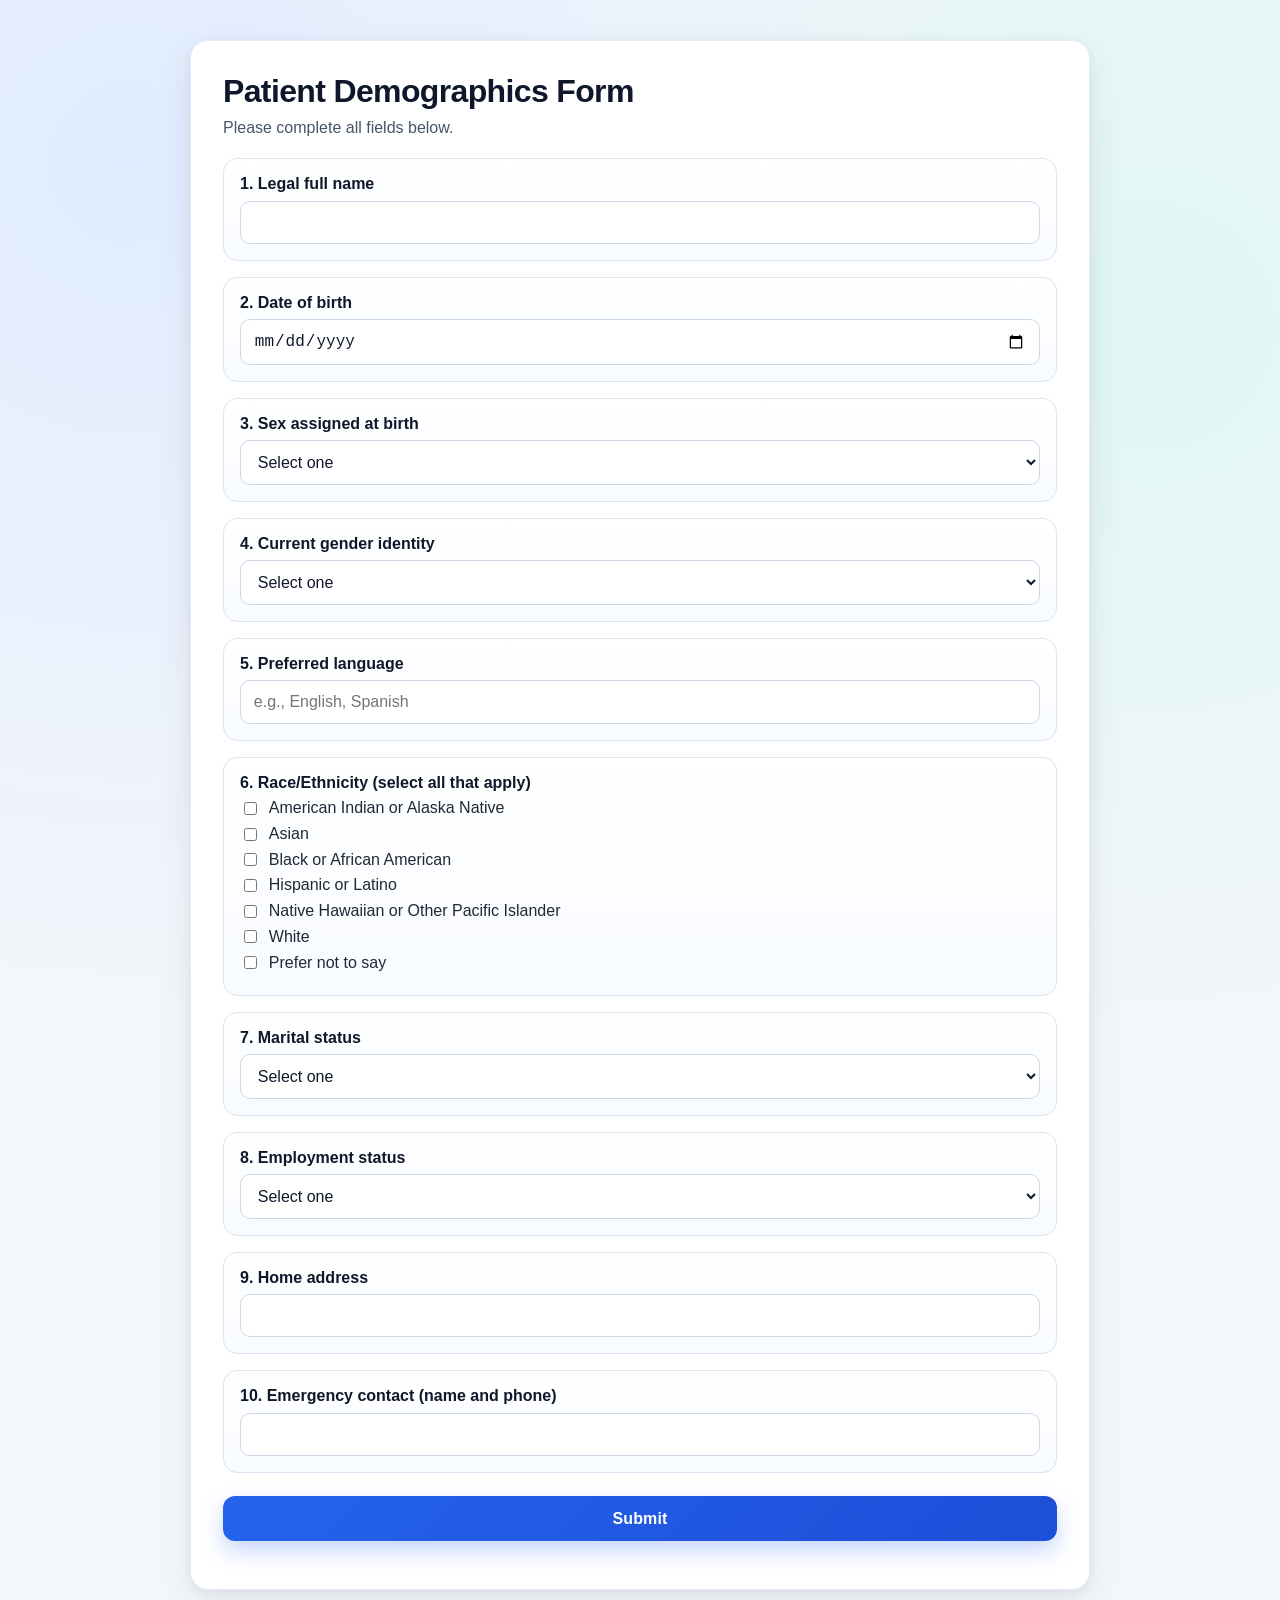
<file: survey-basic/index.html>
<!DOCTYPE html>
<html lang="en">
<head>
  <meta charset="UTF-8" />
  <meta name="viewport" content="width=device-width, initial-scale=1.0" />
  <title>Doctor Office Demographics Survey</title>
  <link rel="stylesheet" href="styles.css" />
</head>
<body>
  <main class="container">
    <h1>Patient Demographics Form</h1>
    <p class="subtitle">Please complete all fields below.</p>

    <form id="demographicsForm">
      <div class="question">
        <label for="fullName">1. Legal full name</label>
        <input id="fullName" name="fullName" type="text" required />
      </div>

      <div class="question">
        <label for="dob">2. Date of birth</label>
        <input id="dob" name="dob" type="date" required />
      </div>

      <div class="question">
        <label for="sexAtBirth">3. Sex assigned at birth</label>
        <select id="sexAtBirth" name="sexAtBirth" required>
          <option value="">Select one</option>
          <option>Female</option>
          <option>Male</option>
          <option>Intersex</option>
          <option>Prefer not to say</option>
        </select>
      </div>

      <div class="question">
        <label for="genderIdentity">4. Current gender identity</label>
        <select id="genderIdentity" name="genderIdentity" required>
          <option value="">Select one</option>
          <option>Woman</option>
          <option>Man</option>
          <option>Non-binary</option>
          <option>Another identity</option>
          <option>Prefer not to say</option>
        </select>
      </div>

      <div class="question">
        <label for="language">5. Preferred language</label>
        <input id="language" name="language" type="text" placeholder="e.g., English, Spanish" required />
      </div>

      <div class="question">
        <label>6. Race/Ethnicity (select all that apply)</label>
        <div class="checkbox-group">
          <label><input type="checkbox" name="race" value="American Indian or Alaska Native" /> American Indian or Alaska Native</label>
          <label><input type="checkbox" name="race" value="Asian" /> Asian</label>
          <label><input type="checkbox" name="race" value="Black or African American" /> Black or African American</label>
          <label><input type="checkbox" name="race" value="Hispanic or Latino" /> Hispanic or Latino</label>
          <label><input type="checkbox" name="race" value="Native Hawaiian or Other Pacific Islander" /> Native Hawaiian or Other Pacific Islander</label>
          <label><input type="checkbox" name="race" value="White" /> White</label>
          <label><input type="checkbox" name="race" value="Prefer not to say" /> Prefer not to say</label>
        </div>
      </div>

      <div class="question">
        <label for="maritalStatus">7. Marital status</label>
        <select id="maritalStatus" name="maritalStatus" required>
          <option value="">Select one</option>
          <option>Single</option>
          <option>Married</option>
          <option>Partnered</option>
          <option>Divorced</option>
          <option>Widowed</option>
          <option>Prefer not to say</option>
        </select>
      </div>

      <div class="question">
        <label for="employment">8. Employment status</label>
        <select id="employment" name="employment" required>
          <option value="">Select one</option>
          <option>Employed full-time</option>
          <option>Employed part-time</option>
          <option>Self-employed</option>
          <option>Student</option>
          <option>Unemployed</option>
          <option>Retired</option>
          <option>Unable to work</option>
        </select>
      </div>

      <div class="question">
        <label for="address">9. Home address</label>
        <input id="address" name="address" type="text" required />
      </div>

      <div class="question">
        <label for="emergencyContact">10. Emergency contact (name and phone)</label>
        <input id="emergencyContact" name="emergencyContact" type="text" required />
      </div>

      <button type="submit">Submit</button>
    </form>

    <p id="result" class="result" aria-live="polite"></p>
  </main>

  <script src="script.js"></script>
</body>
</html>
</file>
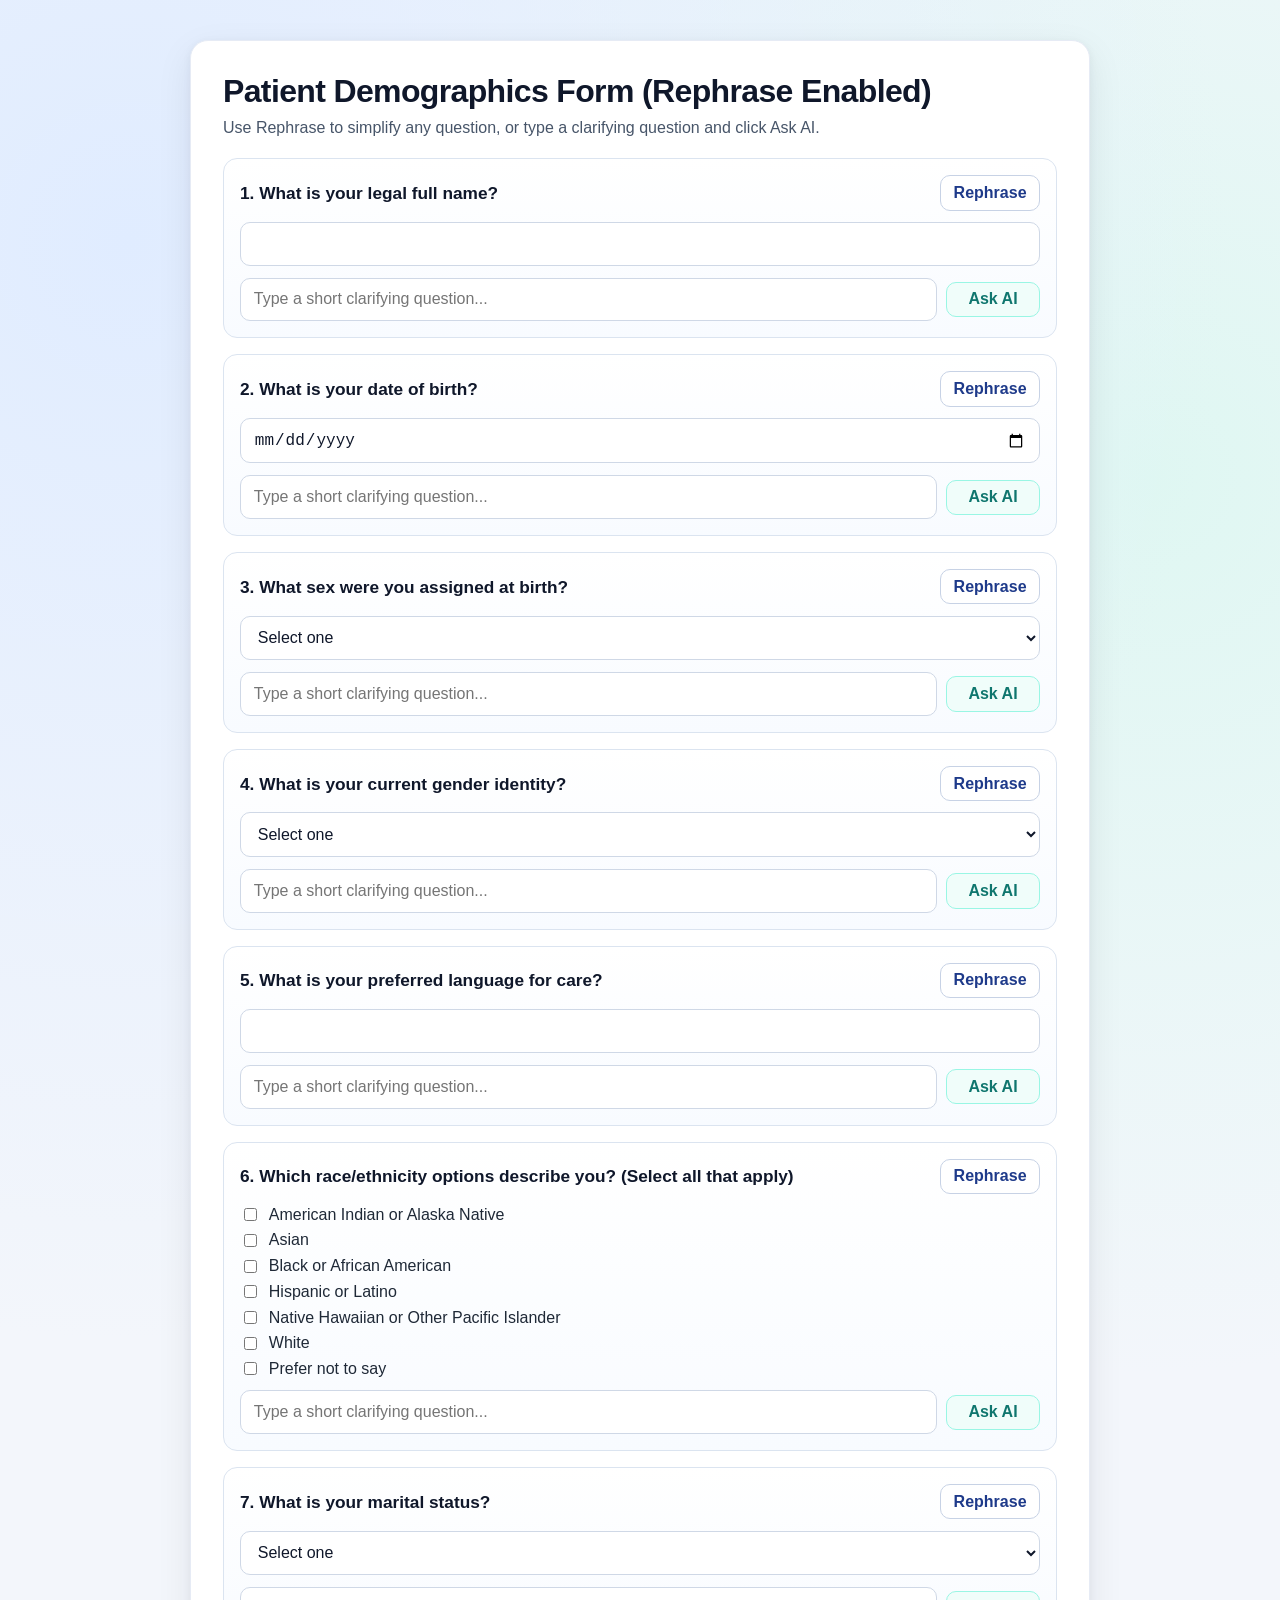
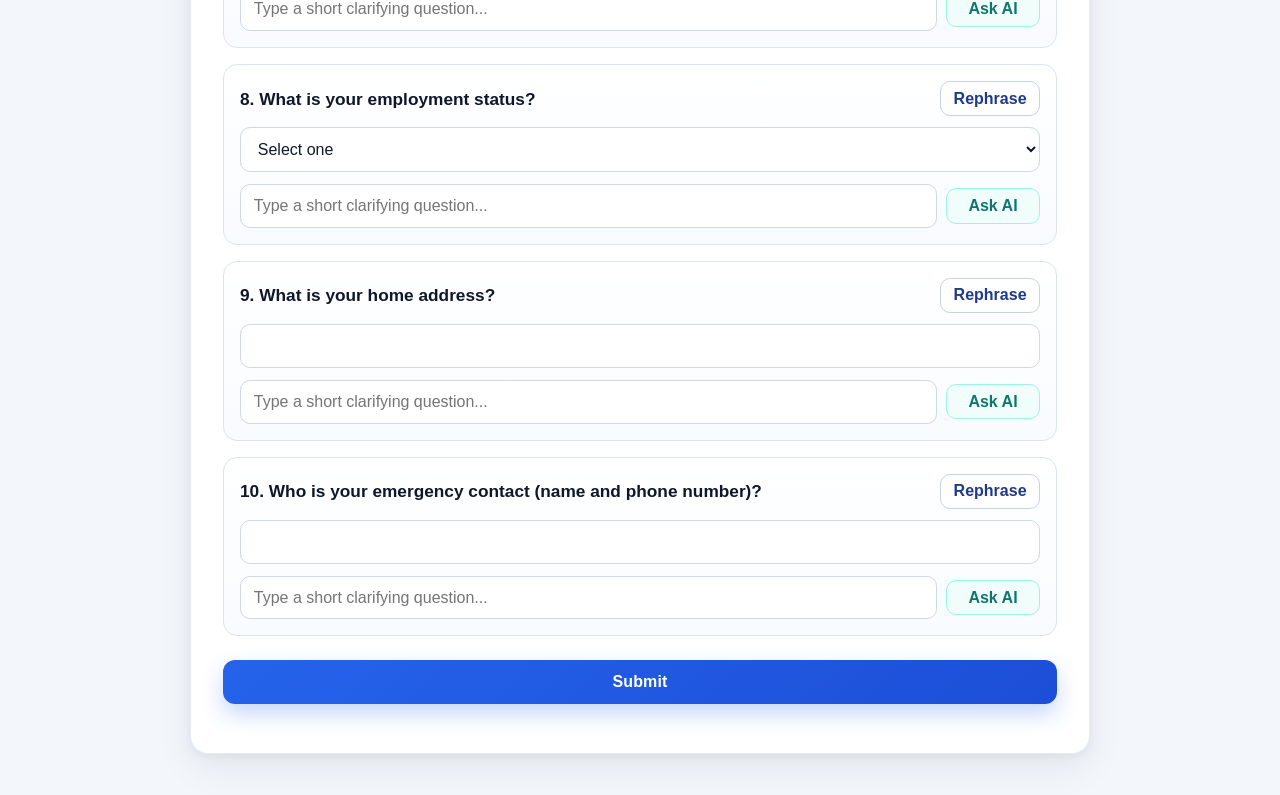
<file: survey-rephrase/index.html>
<!DOCTYPE html>
<html lang="en">
<head>
  <meta charset="UTF-8" />
  <meta name="viewport" content="width=device-width, initial-scale=1.0" />
  <title>Demographics Survey With Rephrase</title>
  <link rel="stylesheet" href="styles.css" />
</head>
<body>
  <main class="container">
    <h1>Patient Demographics Form (Rephrase Enabled)</h1>
    <p class="subtitle">Use Rephrase to simplify any question, or type a clarifying question and click Ask AI.</p>

    <form id="surveyForm"></form>

    <button id="submitBtn" type="button" class="submit-btn">Submit</button>
    <p id="result" class="result" aria-live="polite"></p>
  </main>

  <script src="script.js"></script>
</body>
</html>
</file>
<file: survey-basic/styles.css>
:root {
  color-scheme: light;
}

* {
  box-sizing: border-box;
}

body {
  font-family: "Inter", "Segoe UI", Arial, sans-serif;
  margin: 0;
  min-height: 100vh;
  background:
    radial-gradient(circle at 10% 10%, #e0ecff 0%, transparent 45%),
    radial-gradient(circle at 90% 20%, #dff7f2 0%, transparent 40%),
    #f3f6fb;
  color: #0f172a;
}

.container {
  max-width: 900px;
  margin: 2.5rem auto;
  background: #ffffff;
  border-radius: 18px;
  padding: 2rem;
  border: 1px solid #e6ebf5;
  box-shadow:
    0 12px 36px rgba(15, 23, 42, 0.08),
    0 2px 8px rgba(15, 23, 42, 0.05);
}

h1 {
  margin: 0;
  font-size: 2rem;
  letter-spacing: -0.02em;
}

.subtitle {
  margin: 0.55rem 0 1.35rem;
  color: #475569;
  font-size: 1rem;
}

.question {
  border: 1px solid #dbe4f0;
  border-radius: 14px;
  padding: 1rem;
  margin-bottom: 1rem;
  background: linear-gradient(180deg, #ffffff 0%, #f8fbff 100%);
  transition: border-color 0.18s ease, box-shadow 0.18s ease, transform 0.18s ease;
}

.question:focus-within {
  border-color: #93c5fd;
  box-shadow: 0 0 0 3px rgba(59, 130, 246, 0.18);
  transform: translateY(-1px);
}

label {
  display: block;
  font-weight: 650;
  margin-bottom: 0.45rem;
  color: #0f172a;
}

input,
select,
button {
  width: 100%;
  padding: 0.74rem 0.8rem;
  border: 1px solid #cfd8e6;
  border-radius: 10px;
  font-size: 1rem;
}

input,
select {
  background: #ffffff;
  color: #0f172a;
}

input:focus,
select:focus {
  outline: none;
  border-color: #60a5fa;
  box-shadow: 0 0 0 3px rgba(96, 165, 250, 0.22);
}

.checkbox-group label {
  font-weight: 400;
  display: flex;
  align-items: center;
  gap: 0.55rem;
  margin: 0.42rem 0;
  color: #1f2937;
}

.checkbox-group input {
  width: auto;
  accent-color: #3b82f6;
}

button {
  margin-top: 0.45rem;
  background: linear-gradient(135deg, #2563eb, #1d4ed8);
  color: #ffffff;
  border: none;
  cursor: pointer;
  font-weight: 650;
  letter-spacing: 0.01em;
  padding: 0.82rem 0.95rem;
  border-radius: 12px;
  box-shadow: 0 10px 22px rgba(37, 99, 235, 0.26);
  transition: transform 0.14s ease, box-shadow 0.14s ease, filter 0.14s ease;
}

button:hover {
  filter: brightness(1.03);
  transform: translateY(-1px);
  box-shadow: 0 12px 24px rgba(29, 78, 216, 0.28);
}

.result {
  margin-top: 1.05rem;
  font-weight: 600;
  color: #0b5a37;
}

@media (max-width: 768px) {
  .container {
    margin: 1rem;
    padding: 1.15rem;
    border-radius: 14px;
  }

  h1 {
    font-size: 1.55rem;
  }
}
</file>
<file: survey-rephrase/styles.css>
:root {
  color-scheme: light;
}

* {
  box-sizing: border-box;
}

body {
  font-family: "Inter", "Segoe UI", Arial, sans-serif;
  margin: 0;
  min-height: 100vh;
  background:
    radial-gradient(circle at 10% 10%, #e0ecff 0%, transparent 45%),
    radial-gradient(circle at 90% 20%, #dff7f2 0%, transparent 40%),
    #f3f6fb;
  color: #0f172a;
}

.container {
  max-width: 900px;
  margin: 2.5rem auto;
  background: #ffffff;
  border-radius: 18px;
  padding: 2rem;
  border: 1px solid #e6ebf5;
  box-shadow:
    0 12px 36px rgba(15, 23, 42, 0.08),
    0 2px 8px rgba(15, 23, 42, 0.05);
}

h1 {
  margin: 0;
  font-size: 2rem;
  letter-spacing: -0.02em;
}

.subtitle {
  color: #475569;
  margin: 0.55rem 0 1.35rem;
  font-size: 1rem;
}

.question {
  border: 1px solid #dbe4f0;
  border-radius: 14px;
  padding: 1rem;
  margin-bottom: 1rem;
  background: linear-gradient(180deg, #ffffff 0%, #f8fbff 100%);
  transition: border-color 0.18s ease, box-shadow 0.18s ease, transform 0.18s ease;
}

.question:focus-within {
  border-color: #93c5fd;
  box-shadow: 0 0 0 3px rgba(59, 130, 246, 0.18);
  transform: translateY(-1px);
}

.question-head {
  display: flex;
  justify-content: flex-start;
  gap: 0.55rem;
  align-items: center;
  margin-bottom: 0.7rem;
  flex-wrap: wrap;
}

.prompt {
  font-weight: 650;
  margin: 0;
  flex: 1 1 320px;
  font-size: 1.08rem;
  line-height: 1.4;
}

.rephrase-btn {
  width: auto;
  min-width: 88px;
  padding: 0.48rem 0.78rem;
  border-radius: 10px;
  border: 1px solid #c7d2e5;
  cursor: pointer;
  background: #ffffff;
  color: #1e3a8a;
  font-weight: 600;
  transition: background-color 0.15s ease, border-color 0.15s ease, transform 0.12s ease;
}

.rephrase-btn:hover {
  background: #eff6ff;
  border-color: #93c5fd;
  transform: translateY(-1px);
}

.rephrase-btn:disabled {
  cursor: wait;
  opacity: 0.75;
  transform: none;
}

.ai-assist {
  margin-top: 0.75rem;
  display: flex;
  gap: 0.55rem;
  align-items: center;
}

.ai-input {
  margin: 0;
}

.ai-ask-btn {
  width: auto;
  min-width: 94px;
  color: #0f766e;
  border-color: #99f6e4;
  background: #f0fdfa;
}

.ai-ask-btn:hover {
  background: #ccfbf1;
  border-color: #5eead4;
}

.ai-response {
  margin: 0.75rem 0 0;
  padding: 0.7rem 0.8rem;
  border-radius: 10px;
  border: 1px solid #bae6fd;
  background: #f0f9ff;
  color: #0c4a6e;
  font-size: 0.96rem;
  line-height: 1.4;
}

input,
select,
textarea,
button {
  width: 100%;
  padding: 0.74rem 0.8rem;
  border: 1px solid #cfd8e6;
  border-radius: 10px;
  font-size: 1rem;
}

input,
select,
textarea {
  background: #ffffff;
  color: #0f172a;
}

input:focus,
select:focus,
textarea:focus {
  outline: none;
  border-color: #60a5fa;
  box-shadow: 0 0 0 3px rgba(96, 165, 250, 0.22);
}

.checkbox-group {
  display: grid;
  gap: 0.42rem;
}

.checkbox-group label {
  display: flex;
  align-items: center;
  gap: 0.55rem;
  font-weight: 400;
  color: #1f2937;
}

.checkbox-group input {
  width: auto;
  accent-color: #3b82f6;
}

.submit-btn {
  margin-top: 0.45rem;
  background: linear-gradient(135deg, #2563eb, #1d4ed8);
  color: #ffffff;
  border: none;
  cursor: pointer;
  font-weight: 650;
  letter-spacing: 0.01em;
  padding: 0.82rem 0.95rem;
  border-radius: 12px;
  box-shadow: 0 10px 22px rgba(37, 99, 235, 0.26);
  transition: transform 0.14s ease, box-shadow 0.14s ease, filter 0.14s ease;
}

.submit-btn:hover {
  filter: brightness(1.03);
  transform: translateY(-1px);
  box-shadow: 0 12px 24px rgba(29, 78, 216, 0.28);
}

.result {
  margin-top: 1.05rem;
  font-weight: 600;
  color: #0b5a37;
}

@media (max-width: 768px) {
  .container {
    margin: 1rem;
    padding: 1.15rem;
    border-radius: 14px;
  }

  h1 {
    font-size: 1.55rem;
  }

  .prompt {
    font-size: 1rem;
  }

  .ai-assist {
    flex-direction: column;
    align-items: stretch;
  }

  .ai-ask-btn {
    width: 100%;
  }

}
</file>
